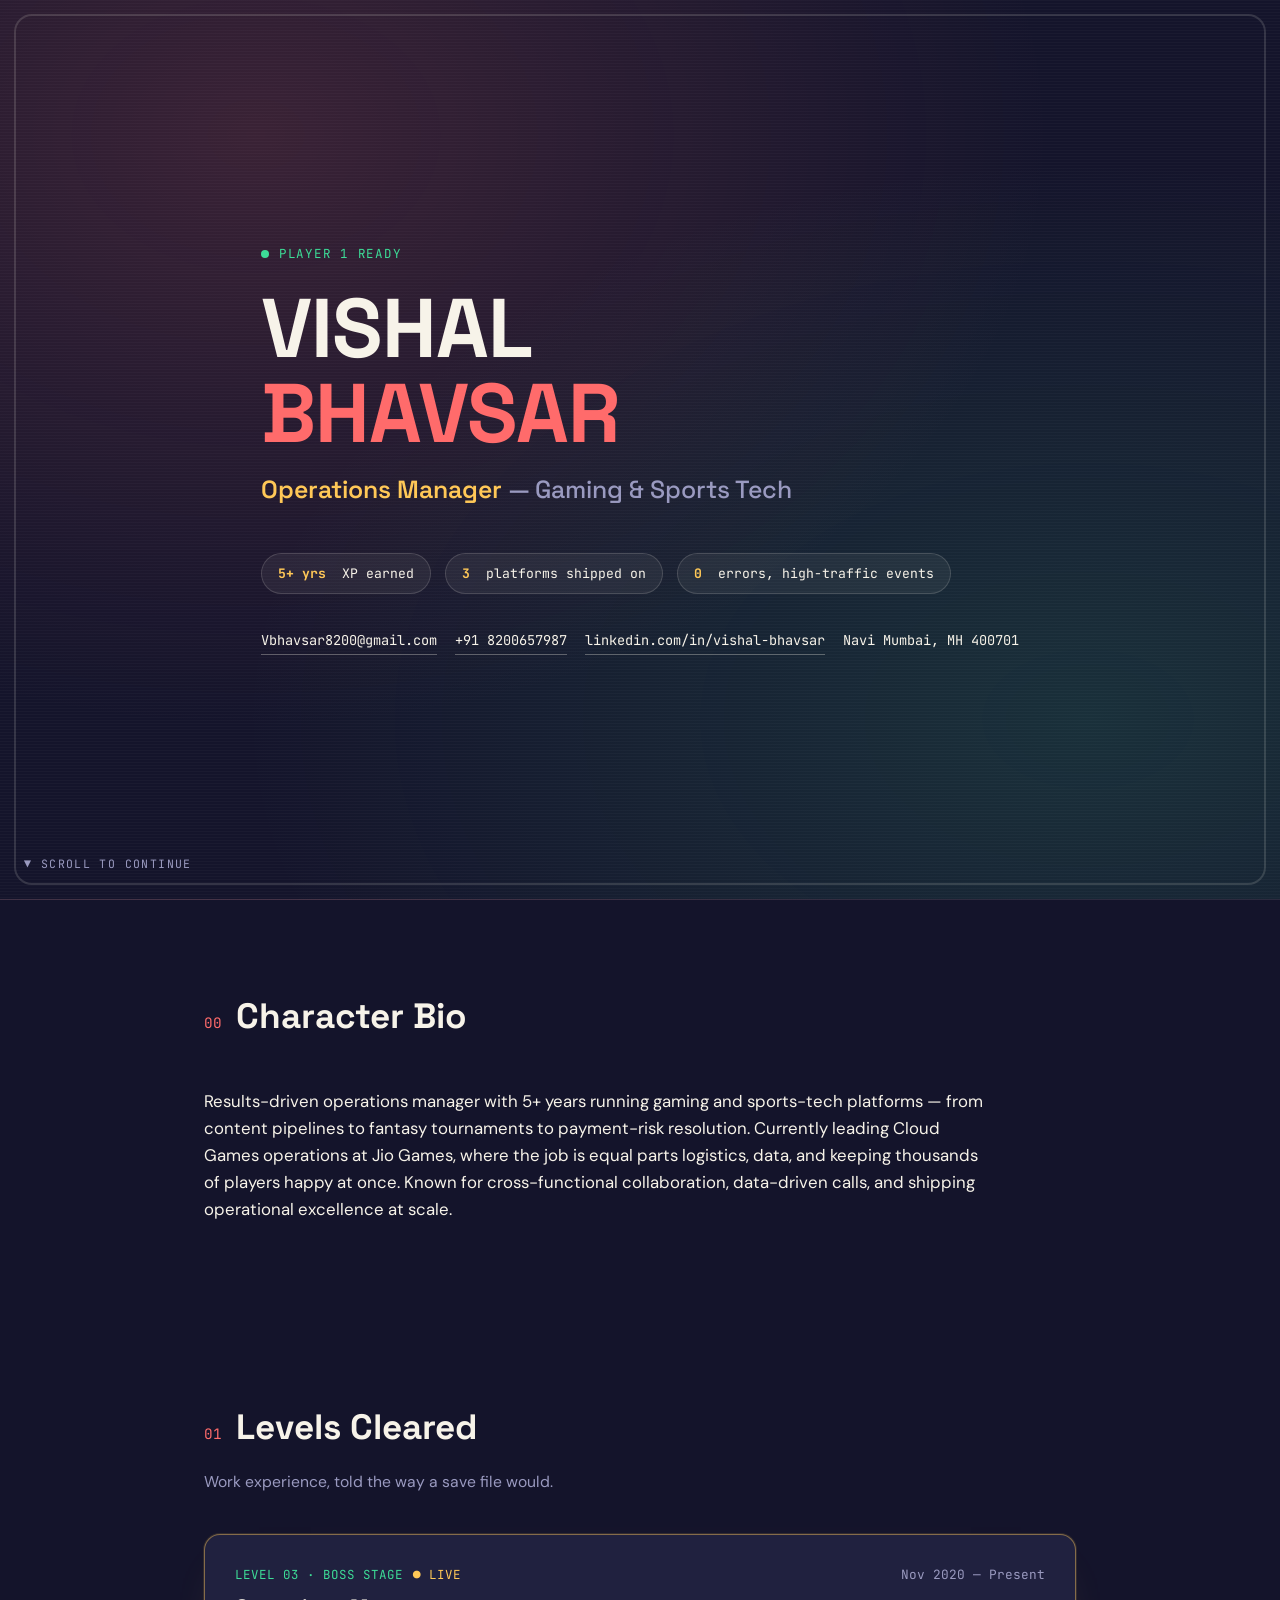
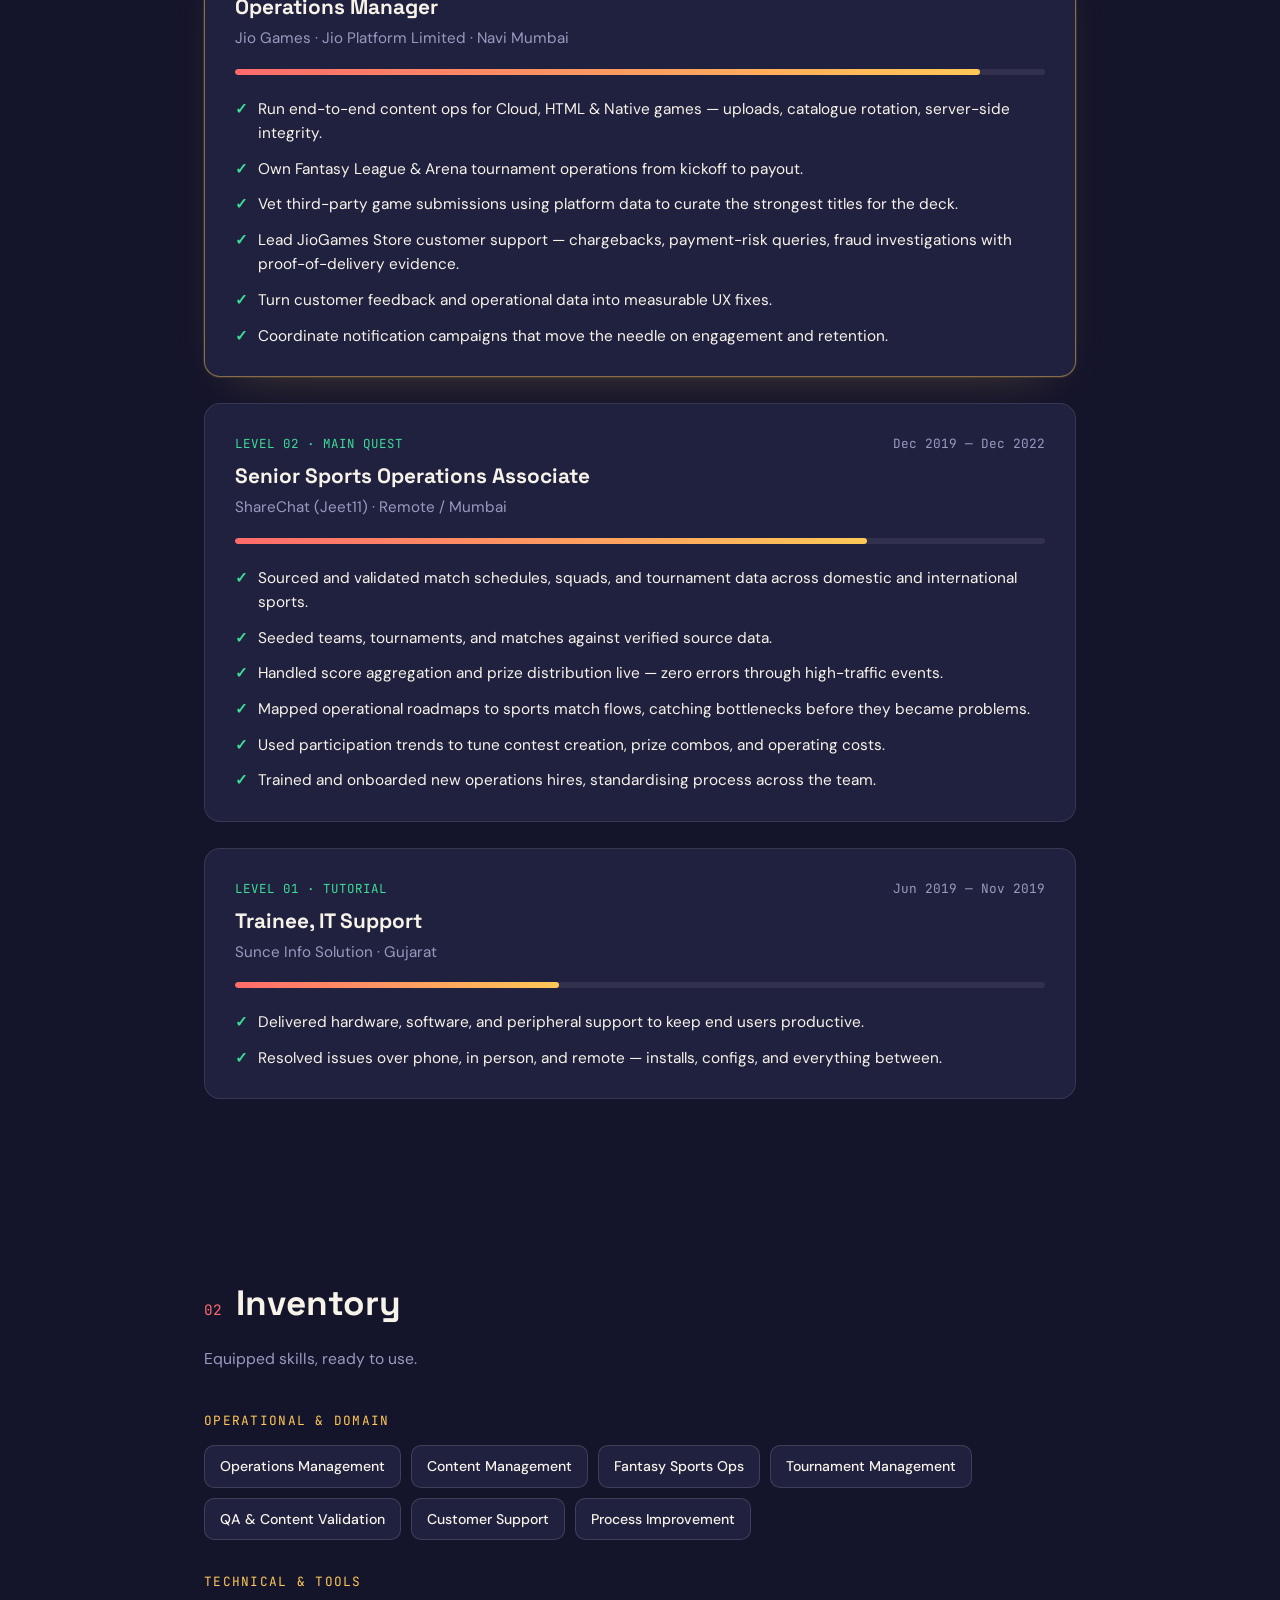
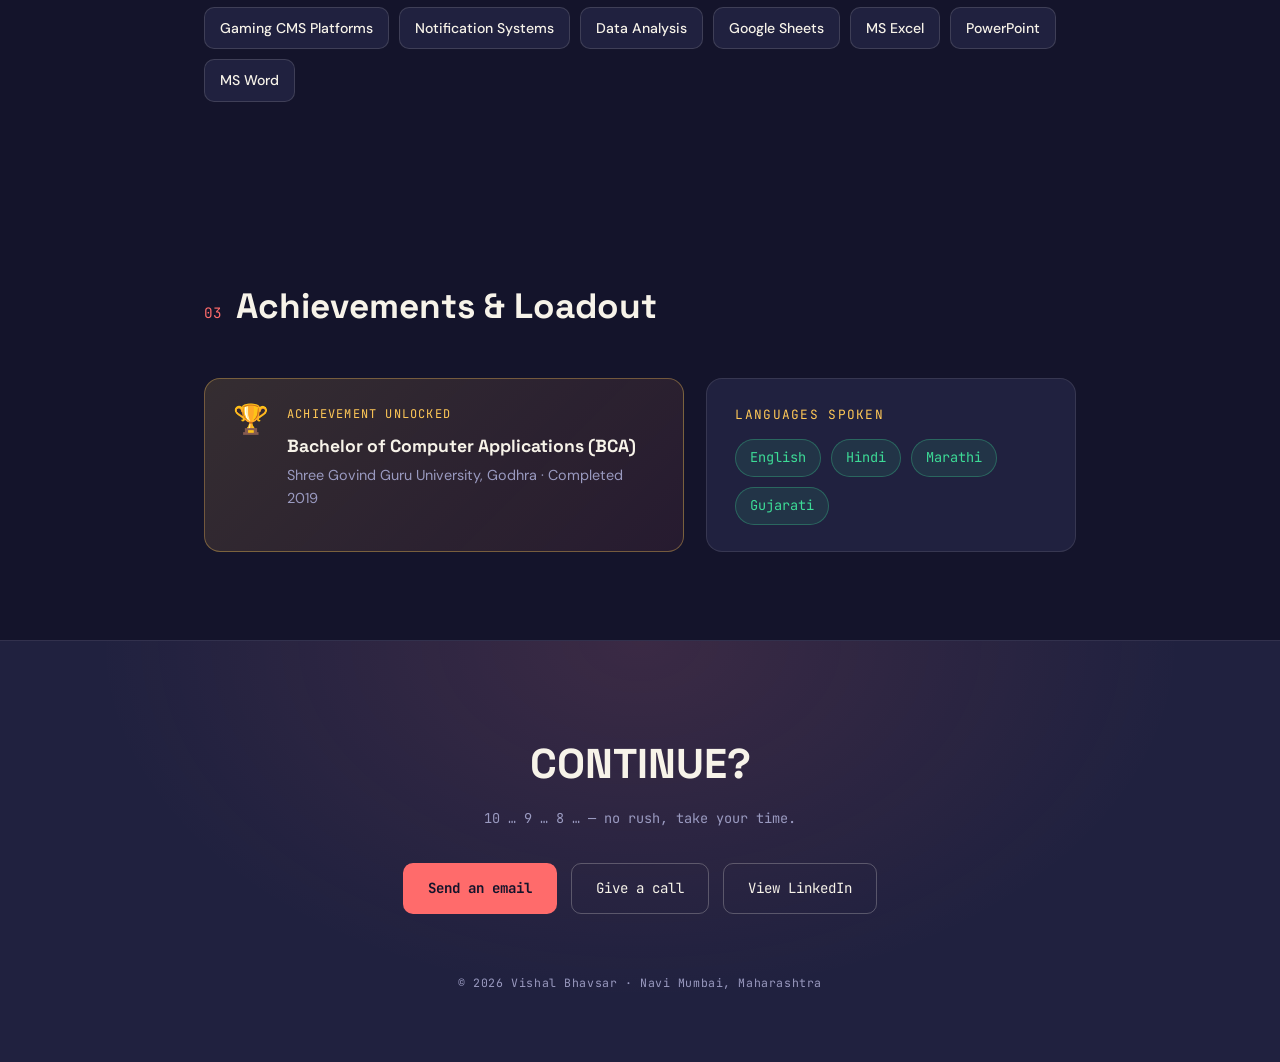
<file: index.html>
<!DOCTYPE html>
<html lang="en">
<head>
<meta charset="UTF-8">
<meta name="viewport" content="width=device-width, initial-scale=1.0">
<title>Vishal Bhavsar — Operations Manager, Gaming &amp; Sports Tech</title>
<link rel="preconnect" href="https://fonts.googleapis.com">
<link rel="preconnect" href="https://fonts.gstatic.com" crossorigin>
<link href="https://fonts.googleapis.com/css2?family=Space+Grotesk:wght@500;600;700&family=DM+Sans:wght@400;500;700&family=JetBrains+Mono:wght@400;500;700&display=swap" rel="stylesheet">
<link rel="stylesheet" href="style.css">
</head>
<body>

<header class="hero">
  <div class="cab-frame" aria-hidden="true"></div>
  <div class="wrap">
    <div class="eyebrow-row">
      <span class="blink-dot" aria-hidden="true"></span>
      PLAYER 1 READY
    </div>
    <h1>VISHAL<br><span class="last">BHAVSAR</span></h1>
    <p class="role">Operations Manager <span>— Gaming &amp; Sports Tech</span></p>

    <div class="stat-strip">
      <span class="stat-chip"><b>5+ yrs</b>&nbsp;XP earned</span>
      <span class="stat-chip"><b>3</b>&nbsp;platforms shipped on</span>
      <span class="stat-chip"><b>0</b>&nbsp;errors, high-traffic events</span>
    </div>

    <div class="contact-row">
      <a href="mailto:Vbhavsar8200@gmail.com">Vbhavsar8200@gmail.com</a>
      <a href="tel:+918200657987">+91 8200657987</a>
      <a href="https://linkedin.com/in/vishal-bhavsar-7059071b3" target="_blank" rel="noopener">linkedin.com/in/vishal-bhavsar</a>
      <span>Navi Mumbai, MH 400701</span>
    </div>
  </div>
  <div class="scroll-cue">▼ scroll to continue</div>
</header>

<main class="wrap">

  <section id="summary">
    <div class="section-head">
      <span class="section-num">00</span>
      <h2 class="section-title">Character Bio</h2>
    </div>
    <p style="max-width:65ch; font-size:1.05rem; color:var(--text-light);">
      Results-driven operations manager with 5+ years running gaming and sports-tech
      platforms — from content pipelines to fantasy tournaments to payment-risk
      resolution. Currently leading Cloud Games operations at Jio Games, where the
      job is equal parts logistics, data, and keeping thousands of players happy at
      once. Known for cross-functional collaboration, data-driven calls, and shipping
      operational excellence at scale.
    </p>
  </section>

  <section id="levels">
    <div class="section-head">
      <span class="section-num">01</span>
      <h2 class="section-title">Levels Cleared</h2>
    </div>
    <p class="section-sub">Work experience, told the way a save file would.</p>

    <div class="levels">

      <article class="level-card current" data-xp="92">
        <div class="level-top">
          <div>
            <div class="level-tag now">Level 03 · Boss Stage</div>
            <div class="level-role">Operations Manager</div>
            <div class="level-org">Jio Games · Jio Platform Limited · Navi Mumbai</div>
          </div>
          <div class="level-dates">Nov 2020 — Present</div>
        </div>
        <div class="xp-bar"><div class="xp-fill" style="--xp:92%"></div></div>
        <ul class="quest-list">
          <li>Run end-to-end content ops for Cloud, HTML &amp; Native games — uploads, catalogue rotation, server-side integrity.</li>
          <li>Own Fantasy League &amp; Arena tournament operations from kickoff to payout.</li>
          <li>Vet third-party game submissions using platform data to curate the strongest titles for the deck.</li>
          <li>Lead JioGames Store customer support — chargebacks, payment-risk queries, fraud investigations with proof-of-delivery evidence.</li>
          <li>Turn customer feedback and operational data into measurable UX fixes.</li>
          <li>Coordinate notification campaigns that move the needle on engagement and retention.</li>
        </ul>
      </article>

      <article class="level-card" data-xp="78">
        <div class="level-top">
          <div>
            <div class="level-tag">Level 02 · Main Quest</div>
            <div class="level-role">Senior Sports Operations Associate</div>
            <div class="level-org">ShareChat (Jeet11) · Remote / Mumbai</div>
          </div>
          <div class="level-dates">Dec 2019 — Dec 2022</div>
        </div>
        <div class="xp-bar"><div class="xp-fill" style="--xp:78%"></div></div>
        <ul class="quest-list">
          <li>Sourced and validated match schedules, squads, and tournament data across domestic and international sports.</li>
          <li>Seeded teams, tournaments, and matches against verified source data.</li>
          <li>Handled score aggregation and prize distribution live — zero errors through high-traffic events.</li>
          <li>Mapped operational roadmaps to sports match flows, catching bottlenecks before they became problems.</li>
          <li>Used participation trends to tune contest creation, prize combos, and operating costs.</li>
          <li>Trained and onboarded new operations hires, standardising process across the team.</li>
        </ul>
      </article>

      <article class="level-card" data-xp="40">
        <div class="level-top">
          <div>
            <div class="level-tag">Level 01 · Tutorial</div>
            <div class="level-role">Trainee, IT Support</div>
            <div class="level-org">Sunce Info Solution · Gujarat</div>
          </div>
          <div class="level-dates">Jun 2019 — Nov 2019</div>
        </div>
        <div class="xp-bar"><div class="xp-fill" style="--xp:40%"></div></div>
        <ul class="quest-list">
          <li>Delivered hardware, software, and peripheral support to keep end users productive.</li>
          <li>Resolved issues over phone, in person, and remote — installs, configs, and everything between.</li>
        </ul>
      </article>

    </div>
  </section>

  <section id="inventory">
    <div class="section-head">
      <span class="section-num">02</span>
      <h2 class="section-title">Inventory</h2>
    </div>
    <p class="section-sub">Equipped skills, ready to use.</p>

    <div class="inv-groups">
      <div>
        <div class="inv-label">Operational &amp; Domain</div>
        <div class="inv-slots">
          <span class="slot">Operations Management</span>
          <span class="slot">Content Management</span>
          <span class="slot">Fantasy Sports Ops</span>
          <span class="slot">Tournament Management</span>
          <span class="slot">QA &amp; Content Validation</span>
          <span class="slot">Customer Support</span>
          <span class="slot">Process Improvement</span>
        </div>
      </div>
      <div>
        <div class="inv-label">Technical &amp; Tools</div>
        <div class="inv-slots">
          <span class="slot">Gaming CMS Platforms</span>
          <span class="slot">Notification Systems</span>
          <span class="slot">Data Analysis</span>
          <span class="slot">Google Sheets</span>
          <span class="slot">MS Excel</span>
          <span class="slot">PowerPoint</span>
          <span class="slot">MS Word</span>
        </div>
      </div>
    </div>
  </section>

  <section id="achievements">
    <div class="section-head">
      <span class="section-num">03</span>
      <h2 class="section-title">Achievements &amp; Loadout</h2>
    </div>

    <div class="achieve-lang">
      <div class="achieve-card">
        <div class="achieve-badge">🏆</div>
        <div>
          <div class="achieve-title">Achievement Unlocked</div>
          <div class="achieve-name">Bachelor of Computer Applications (BCA)</div>
          <div class="achieve-meta">Shree Govind Guru University, Godhra · Completed 2019</div>
        </div>
      </div>
      <div class="lang-card">
        <div class="inv-label" style="margin-bottom:0;">Languages Spoken</div>
        <div class="lang-chips">
          <span class="lang-chip">English</span>
          <span class="lang-chip">Hindi</span>
          <span class="lang-chip">Marathi</span>
          <span class="lang-chip">Gujarati</span>
        </div>
      </div>
    </div>
  </section>

</main>

<footer>
  <div class="wrap">
    <div class="continue-title">CONTINUE?</div>
    <div class="continue-sub">10 … 9 … 8 … — no rush, take your time.</div>
    <div class="continue-actions">
      <a class="btn btn-primary" href="mailto:Vbhavsar8200@gmail.com">Send an email</a>
      <a class="btn btn-ghost" href="tel:+918200657987">Give a call</a>
      <a class="btn btn-ghost" href="https://linkedin.com/in/vishal-bhavsar-7059071b3" target="_blank" rel="noopener">View LinkedIn</a>
    </div>
    <div class="copyright">© 2026 Vishal Bhavsar · Navi Mumbai, Maharashtra</div>
  </div>
</footer>

<script src="script.js"></script>
</body>
</html>
</file>
<file: style.css>
:root{
    --ink:#14142B;
    --ink-soft:#20213F;
    --paper:#FBF6EA;
    --coral:#FF6B6B;
    --gold:#FFC857;
    --mint:#3DDC97;
    --text-light:#F7F3E9;
    --text-dark:#1C1C2E;
    --text-muted:#9A9AC0;
    --display: 'Space Grotesk', sans-serif;
    --body: 'DM Sans', sans-serif;
    --mono: 'JetBrains Mono', monospace;
  }

  *{ margin:0; padding:0; box-sizing:border-box; }

  html{ scroll-behavior:smooth; }

  body{
    background:var(--ink);
    color:var(--text-light);
    font-family:var(--body);
    line-height:1.6;
    -webkit-font-smoothing:antialiased;
  }

  a{ color:inherit; }

  ::selection{ background:var(--coral); color:var(--ink); }

  :focus-visible{
    outline:3px solid var(--gold);
    outline-offset:3px;
  }

  .wrap{
    max-width:920px;
    margin:0 auto;
    padding:0 24px;
  }

  /* ---------- HERO ---------- */
  .hero{
    position:relative;
    min-height:100svh;
    display:flex;
    flex-direction:column;
    justify-content:center;
    overflow:hidden;
    background:
      repeating-linear-gradient(
        to bottom,
        rgba(255,255,255,0.025) 0px,
        rgba(255,255,255,0.025) 1px,
        transparent 1px,
        transparent 3px
      ),
      radial-gradient(ellipse at 20% 15%, rgba(255,107,107,0.16), transparent 55%),
      radial-gradient(ellipse at 85% 80%, rgba(61,220,151,0.14), transparent 55%),
      var(--ink);
    border-bottom:1px solid rgba(247,243,233,0.08);
  }

  .cab-frame{
    position:absolute;
    inset:14px;
    border:2px solid rgba(247,243,233,0.14);
    border-radius:18px;
    pointer-events:none;
  }

  .eyebrow-row{
    display:flex;
    align-items:center;
    gap:10px;
    font-family:var(--mono);
    font-size:0.78rem;
    letter-spacing:0.14em;
    color:var(--mint);
    text-transform:uppercase;
    margin-bottom:22px;
  }

  .blink-dot{
    width:8px; height:8px;
    background:var(--mint);
    border-radius:50%;
    animation:blink 1.4s steps(1) infinite;
  }

  @keyframes blink{ 50%{ opacity:0.15; } }

  .hero h1{
    font-family:var(--display);
    font-weight:700;
    font-size:clamp(2.6rem, 8vw, 5.2rem);
    line-height:1.02;
    letter-spacing:-0.01em;
    color:var(--text-light);
  }

  .hero h1 .last{
    color:var(--coral);
  }

  .hero .role{
    font-family:var(--display);
    font-weight:600;
    font-size:clamp(1.1rem, 2.6vw, 1.55rem);
    color:var(--gold);
    margin-top:14px;
  }

  .hero .role span{
    color:var(--text-muted);
    font-weight:500;
  }

  .stat-strip{
    display:flex;
    flex-wrap:wrap;
    gap:14px;
    margin-top:44px;
  }

  .stat-chip{
    font-family:var(--mono);
    font-size:0.82rem;
    background:rgba(247,243,233,0.06);
    border:1px solid rgba(247,243,233,0.16);
    padding:9px 16px;
    border-radius:100px;
    color:var(--text-light);
    display:flex;
    align-items:center;
    gap:8px;
  }

  .stat-chip b{
    color:var(--gold);
    font-weight:700;
  }

  .contact-row{
    display:flex;
    flex-wrap:wrap;
    gap:18px;
    margin-top:36px;
    font-family:var(--mono);
    font-size:0.85rem;
  }

  .contact-row a{
    text-decoration:none;
    color:var(--text-light);
    border-bottom:1px solid rgba(247,243,233,0.3);
    padding-bottom:2px;
    transition:color .15s ease, border-color .15s ease;
  }

  .contact-row a:hover{
    color:var(--coral);
    border-color:var(--coral);
  }

  .scroll-cue{
    position:absolute;
    bottom:26px;
    left:24px;
    font-family:var(--mono);
    font-size:0.72rem;
    letter-spacing:0.12em;
    color:var(--text-muted);
    text-transform:uppercase;
  }

  /* ---------- SECTION SHELLS ---------- */
  section{
    padding:88px 0;
  }

  .section-head{
    display:flex;
    align-items:baseline;
    gap:14px;
    margin-bottom:44px;
  }

  .section-num{
    font-family:var(--mono);
    color:var(--coral);
    font-size:0.9rem;
  }

  .section-title{
    font-family:var(--display);
    font-weight:700;
    font-size:clamp(1.6rem, 4vw, 2.2rem);
  }

  .section-sub{
    font-family:var(--body);
    color:var(--text-muted);
    font-size:0.98rem;
    margin-top:-30px;
    margin-bottom:40px;
  }

  /* ---------- LEVELS (EXPERIENCE) ---------- */
  .levels{
    display:flex;
    flex-direction:column;
    gap:26px;
  }

  .level-card{
    background:var(--ink-soft);
    border:1px solid rgba(247,243,233,0.1);
    border-radius:16px;
    padding:30px 30px 28px;
    position:relative;
    opacity:0;
    transform:translateY(18px);
    transition:opacity .6s ease, transform .6s ease;
  }

  .level-card.in-view{
    opacity:1;
    transform:translateY(0);
  }

  .level-card.current{
    border-color:rgba(255,200,87,0.45);
    box-shadow:0 0 0 1px rgba(255,200,87,0.12), 0 20px 50px -30px rgba(255,200,87,0.3);
  }

  .level-top{
    display:flex;
    justify-content:space-between;
    align-items:flex-start;
    flex-wrap:wrap;
    gap:12px;
    margin-bottom:18px;
  }

  .level-tag{
    font-family:var(--mono);
    font-size:0.78rem;
    color:var(--mint);
    letter-spacing:0.08em;
    text-transform:uppercase;
  }

  .level-tag.now::after{
    content:"● LIVE";
    color:var(--gold);
    margin-left:10px;
  }

  .level-role{
    font-family:var(--display);
    font-weight:700;
    font-size:1.3rem;
    margin-top:6px;
  }

  .level-org{
    color:var(--text-muted);
    font-size:0.95rem;
    margin-top:2px;
  }

  .level-dates{
    font-family:var(--mono);
    font-size:0.8rem;
    color:var(--text-muted);
    white-space:nowrap;
  }

  .xp-bar{
    height:6px;
    width:100%;
    background:rgba(247,243,233,0.08);
    border-radius:4px;
    overflow:hidden;
    margin-bottom:22px;
  }

  .xp-fill{
    height:100%;
    width:0%;
    background:linear-gradient(90deg, var(--coral), var(--gold));
    border-radius:4px;
    transition:width 1.1s cubic-bezier(.2,.8,.2,1);
  }

  .level-card.in-view .xp-fill{ width:var(--xp); }

  .quest-list{
    list-style:none;
    display:grid;
    gap:11px;
  }

  .quest-list li{
    display:flex;
    gap:10px;
    font-size:0.96rem;
    color:var(--text-light);
  }

  .quest-list li::before{
    content:"✓";
    color:var(--mint);
    font-family:var(--mono);
    font-weight:700;
    flex-shrink:0;
  }

  /* ---------- INVENTORY (SKILLS) ---------- */
  .inv-groups{
    display:grid;
    gap:32px;
  }

  .inv-label{
    font-family:var(--mono);
    font-size:0.8rem;
    color:var(--gold);
    text-transform:uppercase;
    letter-spacing:0.1em;
    margin-bottom:14px;
  }

  .inv-slots{
    display:flex;
    flex-wrap:wrap;
    gap:10px;
  }

  .slot{
    font-family:var(--body);
    font-weight:500;
    font-size:0.88rem;
    background:var(--ink-soft);
    border:1px solid rgba(247,243,233,0.14);
    padding:9px 15px;
    border-radius:10px;
    transition:transform .15s ease, border-color .15s ease, background .15s ease;
  }

  .slot:hover{
    transform:translateY(-3px);
    border-color:var(--coral);
    background:rgba(255,107,107,0.08);
  }

  /* ---------- ACHIEVEMENT (EDUCATION) + LANG ---------- */
  .achieve-lang{
    display:grid;
    grid-template-columns:1.3fr 1fr;
    gap:22px;
  }

  .achieve-card{
    background:linear-gradient(135deg, rgba(255,200,87,0.14), rgba(255,107,107,0.08));
    border:1px solid rgba(255,200,87,0.35);
    border-radius:16px;
    padding:26px 28px;
    display:flex;
    gap:18px;
    align-items:flex-start;
  }

  .achieve-badge{
    font-size:1.8rem;
    line-height:1;
  }

  .achieve-title{
    font-family:var(--mono);
    font-size:0.75rem;
    color:var(--gold);
    text-transform:uppercase;
    letter-spacing:0.1em;
    margin-bottom:8px;
  }

  .achieve-name{
    font-family:var(--display);
    font-weight:700;
    font-size:1.1rem;
    margin-bottom:4px;
  }

  .achieve-meta{
    color:var(--text-muted);
    font-size:0.9rem;
  }

  .lang-card{
    background:var(--ink-soft);
    border:1px solid rgba(247,243,233,0.1);
    border-radius:16px;
    padding:26px 28px;
  }

  .lang-chips{
    display:flex;
    flex-wrap:wrap;
    gap:10px;
    margin-top:14px;
  }

  .lang-chip{
    font-family:var(--mono);
    font-size:0.85rem;
    background:rgba(61,220,151,0.1);
    border:1px solid rgba(61,220,151,0.3);
    color:var(--mint);
    padding:7px 14px;
    border-radius:100px;
  }

  /* ---------- FOOTER / CONTINUE ---------- */
  footer{
    padding:90px 0 70px;
    text-align:center;
    background:
      radial-gradient(ellipse at 50% 0%, rgba(255,107,107,0.12), transparent 60%),
      var(--ink-soft);
    border-top:1px solid rgba(247,243,233,0.08);
  }

  .continue-title{
    font-family:var(--display);
    font-weight:700;
    font-size:clamp(1.8rem, 5vw, 2.6rem);
    margin-bottom:10px;
  }

  .continue-sub{
    font-family:var(--mono);
    color:var(--text-muted);
    font-size:0.85rem;
    margin-bottom:34px;
  }

  .continue-actions{
    display:flex;
    flex-wrap:wrap;
    justify-content:center;
    gap:14px;
  }

  .btn{
    font-family:var(--mono);
    font-size:0.88rem;
    text-decoration:none;
    padding:13px 24px;
    border-radius:10px;
    border:1px solid transparent;
    transition:transform .15s ease, background .15s ease, border-color .15s ease;
    display:inline-flex;
    align-items:center;
    gap:8px;
  }

  .btn-primary{
    background:var(--coral);
    color:var(--ink);
    font-weight:700;
  }

  .btn-primary:hover{ transform:translateY(-2px); }

  .btn-ghost{
    border-color:rgba(247,243,233,0.25);
    color:var(--text-light);
  }

  .btn-ghost:hover{
    border-color:var(--mint);
    color:var(--mint);
    transform:translateY(-2px);
  }

  .copyright{
    margin-top:60px;
    font-family:var(--mono);
    font-size:0.72rem;
    color:var(--text-muted);
    letter-spacing:0.05em;
  }

  /* ---------- RESPONSIVE ---------- */
  @media (max-width:720px){
    .achieve-lang{ grid-template-columns:1fr; }
    .level-dates{ white-space:normal; }
  }

  @media (prefers-reduced-motion:reduce){
    *{ animation:none !important; transition:none !important; }
    .level-card{ opacity:1; transform:none; }
    .level-card .xp-fill{ width:var(--xp); }
  }
</file>
